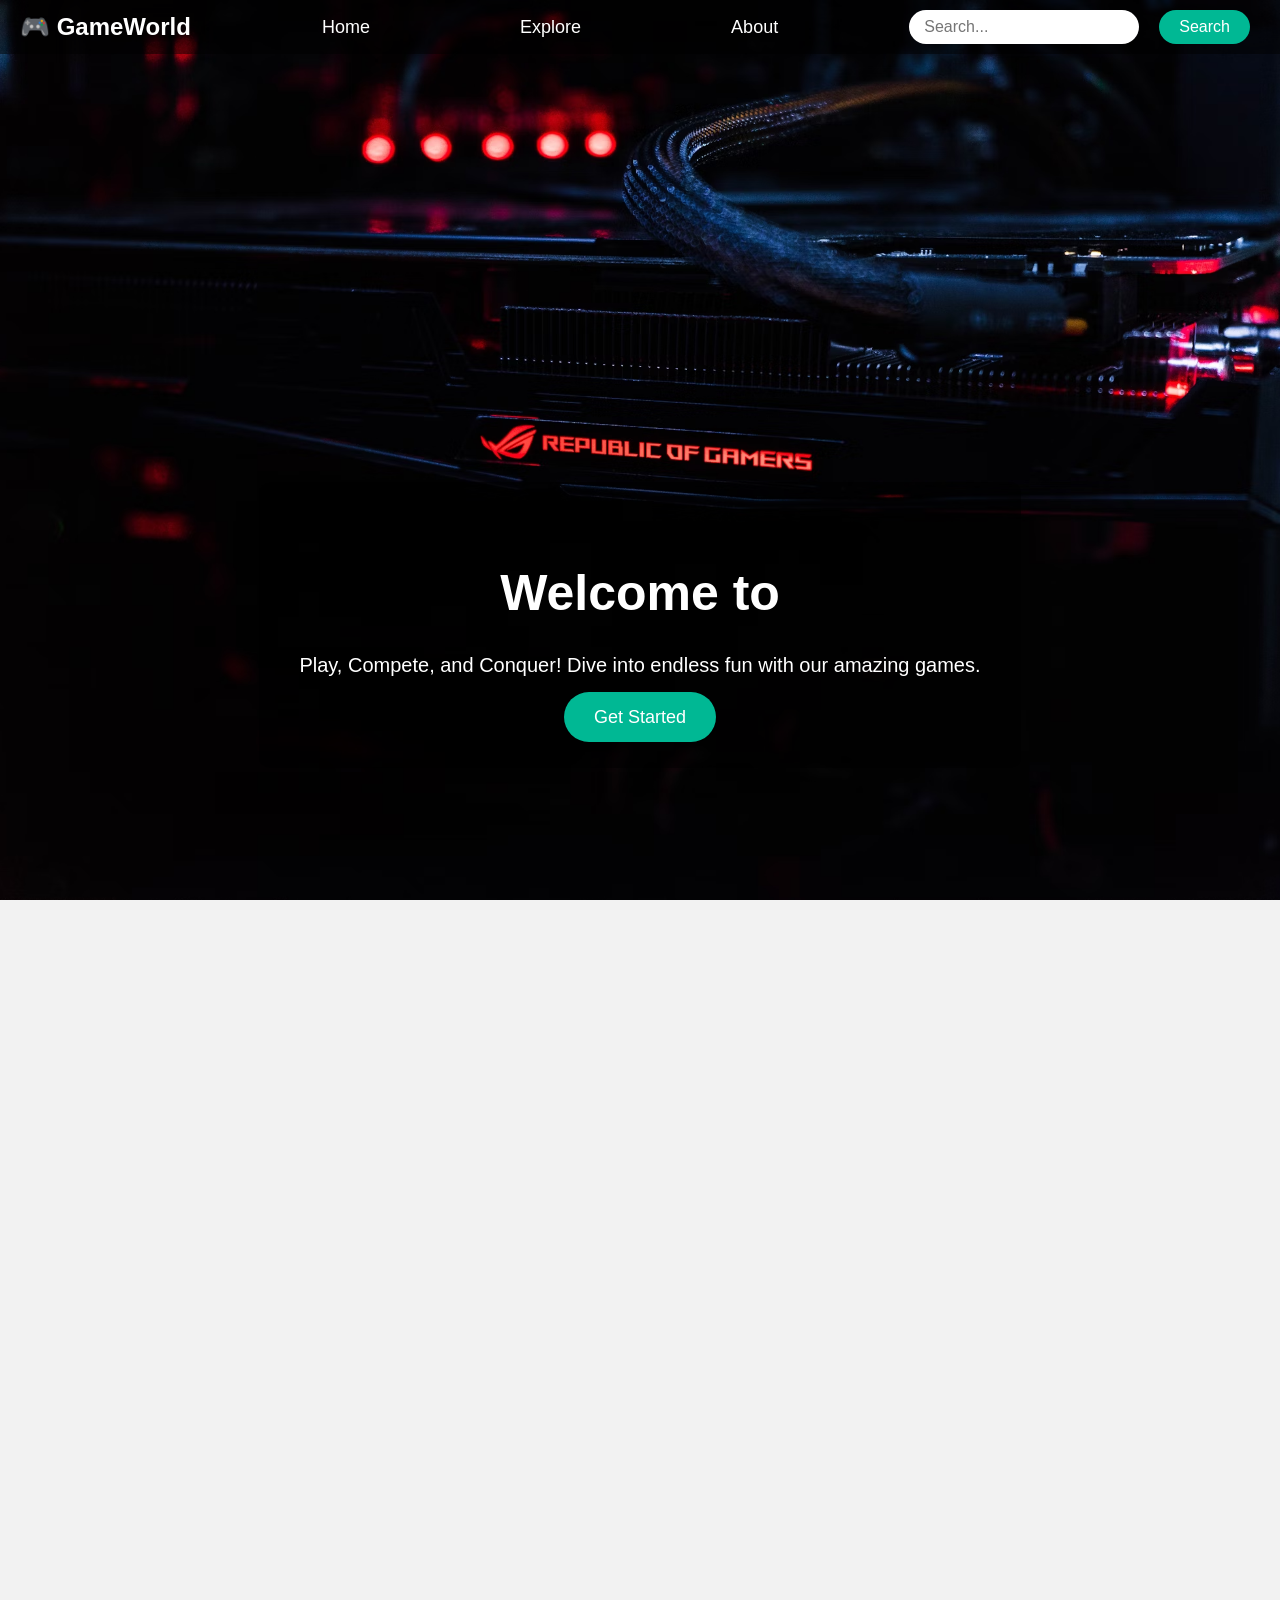
<file: index.html>
<!DOCTYPE html>
<html lang="en">
<head>
  <meta charset="UTF-8">
  <meta name="viewport" content="width=device-width, initial-scale=1.0">
  <title>GameWorld 🎮</title>
  <link rel="stylesheet" href="style.css">
</head>
<body>
  <!-- Navbar -->
  <nav class="navbar">
    <div class="logo">🎮 GameWorld</div>
    <ul class="nav-links">
        <li><a href="#home">Home</a></li>
      <li><a href="#explore">Explore</a></li>
      <li><a href="#about">About</a></li>
    </ul>
    <div class="nav-buttons">
      <input type="text" class="search-box" placeholder="Search...">
      <button class="search-btn">Search</button>
    </div>
  </nav>

  <!-- Landing Section -->
  <section id="home" class="landing">
    <div class="landing-content">
      <h1 id="typed-text"></h1> <!-- Typing effect -->
      <p>Play, Compete, and Conquer! Dive into endless fun with our amazing games.</p>
      <a href="#explore" class="start-btn">Get Started</a>
    </div>
  </section>

  <!-- New Games Section -->
  <section id="explore" class="games-section">
    <h1><strong>Pick Your Adventure!</strong></h1>
    

    <main id="games" class="games-container">
        <div class="game-card">
            <h2>Tic Tac Toe</h2>
            <a href="games/tic-tac-toe/index.html" class="play-button">Play Now</a>
          </div>
          <div class="game-card">
            <h2>Memory Game</h2>
            <a href="games/memory-game/index.html" class="play-button">Play Now</a>
          </div>
          <div class="game-card">
            <h2>Dino Runner</h2>
            <a href="games/dino-runner/index.html" class="play-button">Play Now</a>
          </div>
          <div class="game-card">
            <h2>Quiz Game</h2>
            <a href="games/quiz-game/index.html" class="play-button">Play Now</a>
          </div>
          <div class="game-card">
            <h2>Snake Game</h2>
            <a href="games/snake-game/index.html" class="play-button">Play Now</a>
          </div>
          <div class="game-card">
            <h2>2048</h2>
            <a href="games/2048/index.html" class="play-button">Play Now</a>
          </div>
          <div class="game-card">
            <h2>Rock Paper Scissors</h2>
            <a href="games/rock-paper-scissors/index.html" class="play-button">Play Now</a>
          </div>
          <div class="game-card">
            <h2>Flappy Bird</h2>
            <a href="games/flappy-bird/index.html" class="play-button">Play Now</a>
          </div>
          
    </main>
  </section>

  <script src="script.js"></script>
</body>
</html>
</file>
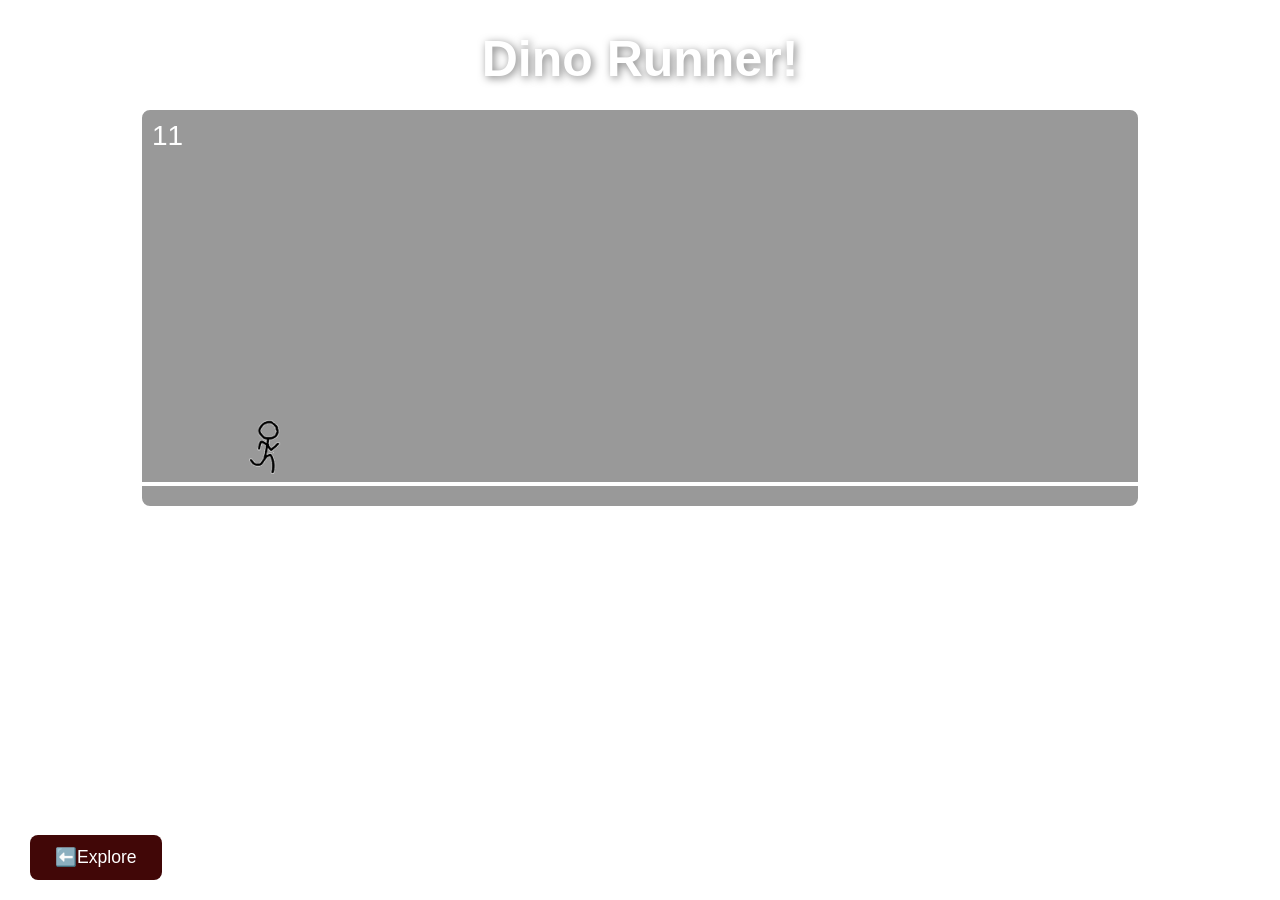
<file: games/dino-runner/index.html>
<!DOCTYPE html>
<html lang="en">
<head>
  <meta charset="UTF-8">
  <meta name="viewport" content="width=device-width, initial-scale=1">
  <title>Man Runner</title>
  <link rel="stylesheet" href="style.css">
</head>
<body>
  <!-- Games Section Title -->
  <section id="explore" class="games-section">
    <h1><strong>Dino Runner!</strong></h1>
  </section>
  
  <!-- Back Button -->
  <button class="back-btn" onclick="window.location.href='../../index.html#explore'">⬅️Explore</button>
  
  <!-- Game Area -->
  <div id="game">
    <div id="background"></div>
    <div id="ground"></div> 
    <div id="man"></div>
    <div id="score">0</div>
    <div id="gameOver" class="hidden">
      <h1>Game Over</h1>
      <p id="finalScore"></p>
      <button onclick="restartGame()">Restart</button>
    </div>
  </div>

  <script src="script.js"></script>
</body>
</html>
</file>
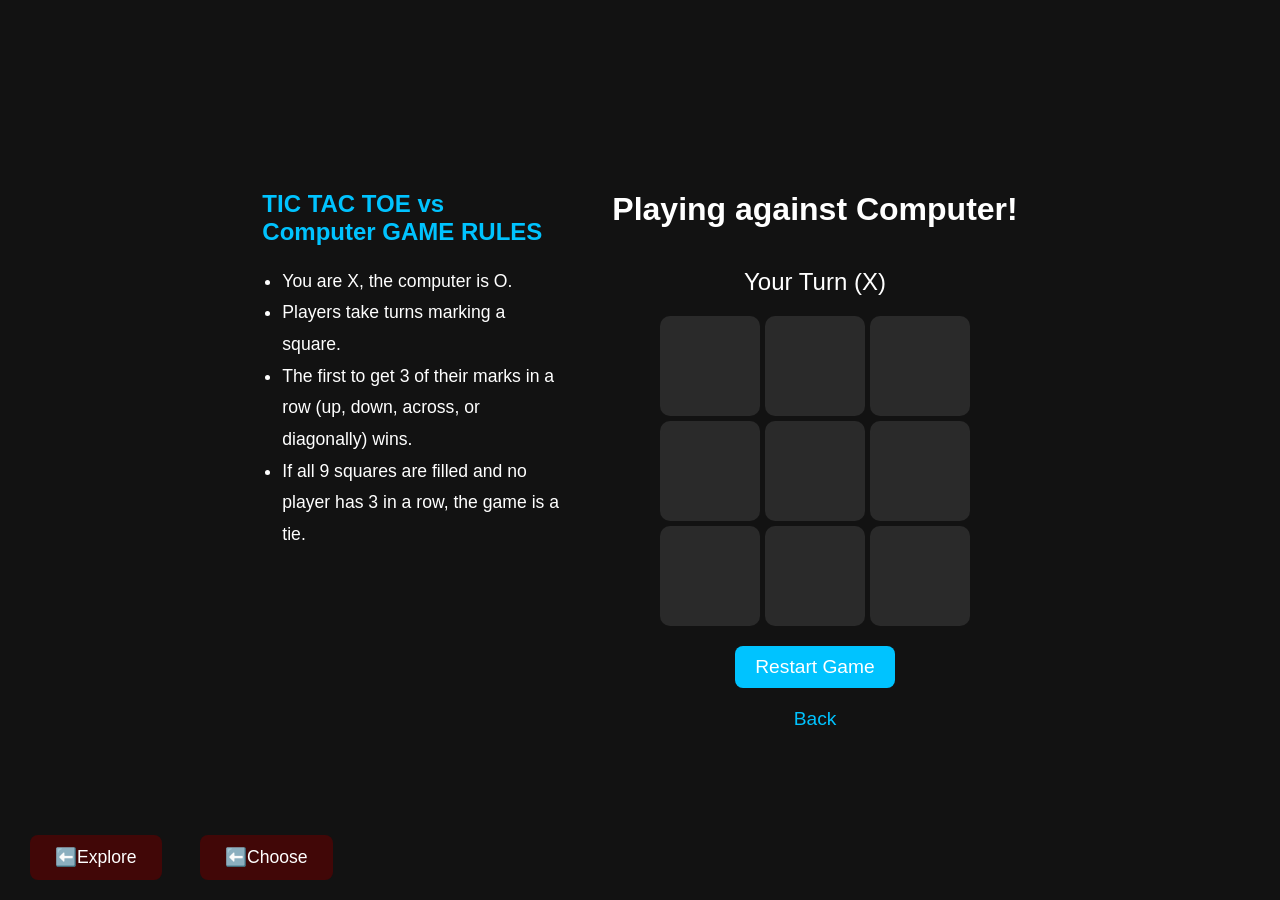
<file: games/tic-tac-toe/computer.html>
<!DOCTYPE html>
<html lang="en">
<head>
    <meta charset="UTF-8">
    <title>Tic Tac Toe - vs Computer</title>
    <link rel="stylesheet" href="css/computer.css">
</head>
<body>

    <div class="container">
        <div class="rules">
            <h2>TIC TAC TOE vs Computer GAME RULES</h2>
            <ul>
                <li>You are X, the computer is O.</li>
                <li>Players take turns marking a square.</li>
                <li>The first to get 3 of their marks in a row (up, down, across, or diagonally) wins.</li>
                <li>If all 9 squares are filled and no player has 3 in a row, the game is a tie.</li>
            </ul>
        </div>

        <div class="game">
            <h1>Playing against Computer!</h1>
            <div id="status">Your Turn (X)</div>
            <div class="board" id="board"></div>
            <button id="restartBtn">Restart Game</button>
            <a href="index.html">Back</a>
        </div>
    </div>
    <button class="back-btn" onclick="window.location.href='../../index.html#explore'">⬅️Explore</button>
    <button class="back-btn" onclick="window.location.href='index.html'" style="left: 200px;">⬅️Choose</button>

    <script src="js/computer.js"></script>

</body>
</html>
</file>
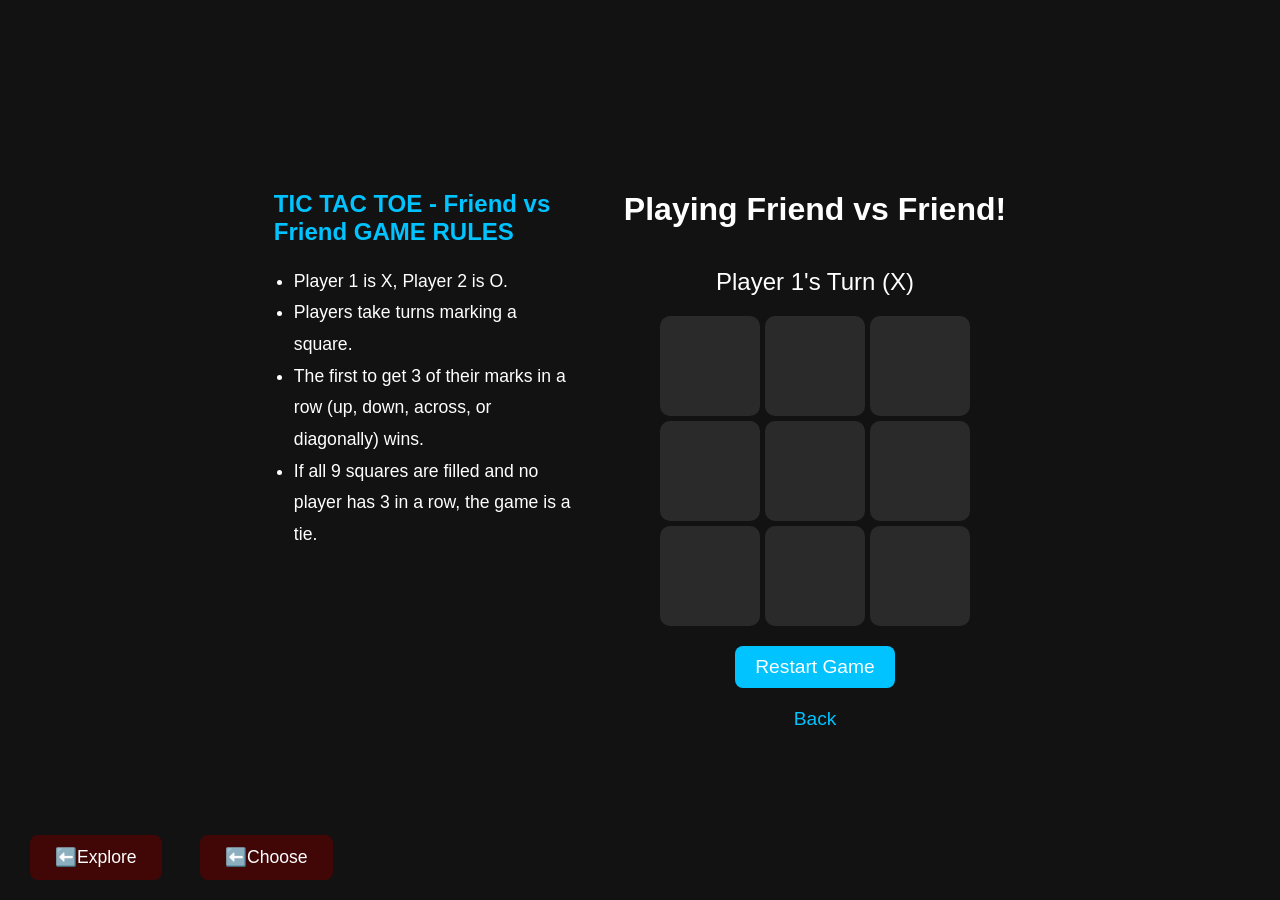
<file: games/tic-tac-toe/friend.html>
<!DOCTYPE html>
<html lang="en">
<head>
    <meta charset="UTF-8">
    <title>Tic Tac Toe - Friend vs Friend</title>
    <link rel="stylesheet" href="css/friend.css">
</head>
<body>

    <div class="container">
        <div class="rules">
            <h2>TIC TAC TOE - Friend vs Friend GAME RULES</h2>
            <ul>
                <li>Player 1 is X, Player 2 is O.</li>
                <li>Players take turns marking a square.</li>
                <li>The first to get 3 of their marks in a row (up, down, across, or diagonally) wins.</li>
                <li>If all 9 squares are filled and no player has 3 in a row, the game is a tie.</li>
            </ul>
        </div>

        <div class="game">
            <h1>Playing Friend vs Friend!</h1>
            <div id="status">Player 1's Turn (X)</div>
            <div class="board" id="board"></div>
            <button id="restartBtn">Restart Game</button>
            <a href="index.html">Back</a>
        </div>
    </div>

    <button class="back-btn" onclick="window.location.href='../../index.html#explore'">⬅️Explore</button>
    <button class="back-btn" onclick="window.location.href='index.html'" style="left: 200px;">⬅️Choose</button>

    <script src="js/friend.js"></script>

</body>
</html>
</file>
<file: style.css>
/* Reset and base styles */
body, html {
    margin: 0;
    padding: 0;
    height: 100%;
    font-family: 'Poppins', sans-serif;
    overflow-x: hidden;
  }
  
  /* Navbar */
  .navbar {
    position: fixed;
    top: 0;
    width: 100%;
    background: rgba(0, 0, 0, 0.5); /* Transparent dark */
    display: flex;
    justify-content: space-between;
    align-items: center;
    padding: 10px 20px;
    z-index: 100;
  }
  
  .logo {
    font-size: 24px;
    font-weight: bold;
    color: #fff;
  }
  
  /* Navbar links */
  .nav-links {
    list-style: none;
    display: flex;
    gap: 150px;
    margin: 0;
    padding: 0;
  }
  
  .nav-links li a {
    text-decoration: none;
    color: #fff;
    font-size: 18px;
    transition: color 0.3s ease;
  }
  
  .nav-links li a:hover {
    color: #00b894;
  }
  
  /* Navbar buttons */
  .nav-buttons {
    display: flex;
    align-items: center;
    gap: 20px;
  }
  
  /* Search box */
  .search-box {
    padding: 8px 15px;
    border: none;
    border-radius: 20px;
    outline: none;
    font-size: 16px;
  }
  
  /* Search button */
  .search-btn {
    background: #00b894;
    border: none;
    padding: 8px 20px;
    border-radius: 25px;
    color: #fff;
    cursor: pointer;
    font-size: 16px;
    margin-right: 50px;
    transition: background 0.3s;
  }
  
  .search-btn:hover {
    background: #00997a;
  }
  
  /* Landing Section */
  .landing {
    background: url('assets/images/new.avif') no-repeat center center/cover;
    height: 100vh;
    display: flex;
    align-items: center;
    justify-content: center;
    text-align: center;
    color: #fff;
    padding: 0 20px;
  }
  
  .landing-content {
    background: rgba(0,0,0,0.5);
    padding: 40px;
    border-radius: 10px;
    margin-top: 350px;
  
    /* Animation */
    opacity: 0;
    transform: translateY(30px);
    animation: fadeInUp 2s ease forwards;
    animation-delay: 1s;
  }
  
  @keyframes fadeInUp {
    to {
      opacity: 1;
      transform: translateY(0);
    }
  }
  
  .landing-content h1 {
    font-size: 50px;
    margin-bottom: 20px;
    min-height: 70px; /* to prevent layout shift while typing */
  }
  
  .landing-content p {
    font-size: 20px;
    margin-bottom: 30px;
  }
  
  .start-btn {
    background: #00b894;
    padding: 15px 30px;
    color: #fff;
    border-radius: 30px;
    font-size: 18px;
    text-decoration: none;
    transition: 0.3s;
  }
  
  .start-btn:hover {
    background: #00997a;
  }
  /* General page styling */
body {
    font-family: 'Segoe UI', Tahoma, Geneva, Verdana, sans-serif;
    margin: 0;
    padding: 0;
    background: #f2f2f2;
  }
  
  /* Header styling */
  header {
    background-color: #4CAF50;
    padding: 20px;
    text-align: center;
    color: white;
  }
  
  /* Games section */
  .games-section {
    padding: 40px 20px;
    background-color: #fff;
    text-align: center;
    background: url('assets/images/light_blaze_hd_1080p.jpg') no-repeat center center/cover;
  }
  
  .games-section h2 {
    font-size: 28px;
    margin-bottom: 20px;
  }
  
  /* Games list (ul and li) */
  .games-list {
    list-style: none;
    padding: 0;
    margin-bottom: 40px;
    display: flex;
    justify-content: center;
    flex-wrap: wrap;
    gap: 15px;
  }
  
  .games-list li {
    background-color: #dbdbdb;
    color: white;
    padding: 10px 20px;
    border-radius: 25px;
    font-size: 18px;
    cursor: default;
    transition: background-color 0.3s;
  }
  
  .games-list li:hover {
    background-color: #45a049;
  }
  
  .games-section h1 {
    font-size: 50px; /* Bigger size */
    text-align: center;
    margin-bottom: 20px;
    margin-top: 5px;
    color: #ffffff;
    text-shadow: 2px 2px 8px rgba(0, 0, 0, 0.5); /* Shadow effect */
  }
  

  /* Games container */

  .games-container {
    display: flex;
    flex-wrap: wrap;
    justify-content: center;
    gap: 70px;
    margin-top: 50px;
    margin-bottom: 50px;
  }
  
  /* Individual game card */
  .game-card {
    background: rgba(255, 255, 255, 0.2);
    border-radius: 15px;
    padding: 20px;
    width: 250px;
    text-align: center;
    box-shadow: 0 4px 8px rgba(0,0,0,0.1);
    transition: transform 0.3s, box-shadow 0.3s, opacity 0.8s ease-out, transform 0.8s ease-out;
    
    /* Scroll Animation Start State */
    opacity: 0;
    transform: translateY(50px);
  }
  
  /* On Hover */
  .game-card:hover {
    transform: translateY(-5px);
    box-shadow: 0 8px 16px rgba(0,0,0,0.2);
  }
  
  /* When Scroll into View */
  .game-card.show {
    opacity: 1;
    transform: translateY(0);
    box-shadow: 0 0 20px rgba(255, 255, 255, 0); /* subtle glow when appear */
  }
  
  /* Heading Style */
  .game-card h2 {
    margin-bottom: 15px;
    color: #f0f0f0;
    font-family: 'Orbitron', sans-serif; /* futuristic gaming font */
    font-size: 1.8rem;
    letter-spacing: 1px;
    text-shadow: 2px 2px 8px rgba(24, 24, 24, 0.7);
    transition: transform 0.3s ease;
  }
  
  /* Heading Hover */
  .game-card h2:hover {
    transform: scale(0.8); /* slight zoom on hover */
  }
  
  /* Play Now button */
  .play-button {
    display: inline-block;
    padding: 10px 20px;
    background-color: #0e7f72;
    color: white;
    border-radius: 25px;
    margin-top: 10px;
    text-decoration: none;
    font-weight: bold;
    transition: background-color 0.3s;
  }
  
  .play-button:hover {
    background-color: #384e4b;
  }
</file>
<file: games/dino-runner/style.css>
* {
    margin: 0;
    padding: 0;
    box-sizing: border-box;
}

body {
    background: url('https://img.freepik.com/free-vector/gradient-abstract-wireframe-background_23-2149009903.jpg?semt=ais_hybrid&w=740') no-repeat center center/cover;
    font-family: Arial, sans-serif;
    height: 100vh;
    display: flex;
    flex-direction: column;  /* Stack elements vertically */
    align-items: center;    /* Center horizontally */
    justify-content: flex-start;  /* Align content at the top */
    padding-top: 30px;  /* Optional padding to move everything a bit down */
}

.games-section {
    width: 100%;
    text-align: center;  /* Ensure text is centered */
}

.games-section h1 {
    font-family: 'Segoe UI', Tahoma, Geneva, Verdana, sans-serif;
    font-size: 50px;  /* Bigger size */
    color: #ffffff;
    text-shadow: 2px 2px 8px rgba(0, 0, 0, 0.5);  /* Shadow effect */
    margin-bottom: 20px;
    padding: 0 20px;  /* Optional padding for better text alignment */
}

#game {
    position: relative;
    width: 1000px;
    height: 400px;
    background-color: rgba(0, 0, 0, 0.4);  /* Transparent black background */
    overflow: hidden;
    border: 2px solid white;
    border-radius: 10px;
    backdrop-filter: blur(5px);  /* Optional: a slight blur effect for a cool glass look */
}

#background {
    position: absolute;
    width: 200%;
    height: 100%;
    background-color: rgba(0, 0, 0, 0);  /* Fully transparent */
    background-size: cover;
    animation: scrollBg 5s linear infinite;
}

@keyframes scrollBg {
    0% { transform: translateX(0); }
    100% { transform: translateX(-50%); }
}

#ground {
    position: absolute;
    bottom: 20px;
    width: 100%;
    height: 4px;
    background: white;
    z-index: 1;
}

#man {
    position: absolute;
    bottom: 20px;
    left: 100px;
    width: 50px;
    height: 80px;
    background: url('X5Nj.gif') no-repeat center/cover;
}

.obstacle {
    position: absolute;
    bottom: 20px;
    width: 35px;
    height: 60px;
    background: url('https://png.pngtree.com/png-vector/20240827/ourmid/pngtree-stunning-cactus-plant-in-full-bloom-png-image_13626444.png') no-repeat center/cover;
}

.jump {
    animation: jump 0.6s ease forwards;
}

@keyframes jump {
    0% { bottom: 20px; }
    30% { bottom: 150px; }
    50% { bottom: 170px; }
    70% { bottom: 150px; }
    100% { bottom: 20px; }
}

#score {
    position: absolute;
    top: 10px;
    left: 10px;
    color: white;
    font-size: 28px;
}

#gameOver {
    position: absolute;
    top: 120px;
    left: 50%;
    transform: translateX(-50%);
    text-align: center;
    color: white;
}

#gameOver button {
    margin-top: 20px;
    padding: 10px 20px;
    font-size: 18px;
    background: white;
    color: black;
    border: none;
    border-radius: 5px;
    cursor: pointer;
}

.hidden {
    display: none;
}

.back-btn {
    position: fixed;  /* Make it stay in place */
    bottom: 20px;  /* 20px from bottom */
    left: 30px;  /* 30px from left */
    padding: 12px 25px;
    font-size: 1.1rem;
    border: none;
    border-radius: 8px;
    background-color: #410707;
    color: white;
    cursor: pointer;
    transition: background 0.3s;
    z-index: 1000;  /* Ensure it's above other content */
    margin-right: 10px;  /* spacing between buttons */
}

.back-btn:hover {
    background-color: #cc5252;
}
</file>
<file: games/tic-tac-toe/css/computer.css>
body {
    background: #121212;
    color: white;
    font-family: 'Orbitron', sans-serif;
    margin: 0;
    padding: 0;
    height: 100vh;
    display: flex;
    align-items: center;
    justify-content: center;
}

.container {
    display: flex;
    gap: 50px;
    padding: 20px;
}

.rules {
    max-width: 300px;
}

.rules h2 {
    margin-bottom: 20px;
    color: #00c3ff;
}

.rules ul {
    list-style-type: disc;
    padding-left: 20px;
    font-size: 1.1rem;
    line-height: 1.8;
}

.game {
    display: flex;
    flex-direction: column;
    align-items: center;
}

h1 {
    margin-bottom: 20px;
}

.board {
    display: grid;
    grid-template-columns: repeat(3, 100px);
    grid-gap: 5px;
}

.cell {
    width: 100px;
    height: 100px;
    background: rgba(255, 255, 255, 0.1);
    display: flex;
    align-items: center;
    justify-content: center;
    font-size: 2rem;
    cursor: pointer;
    border-radius: 10px;
    transition: background 0.3s;
}

.cell:hover {
    background: rgba(255, 255, 255, 0.2);
}

#status {
    margin: 20px 0;
    font-size: 1.5rem;
}

a {
    color: #00c3ff;
    margin-top: 20px;
    text-decoration: none;
    font-size: 1.2rem;
}

a:hover {
    color: #009bd4;
}

#restartBtn {
    margin-top: 20px;
    padding: 10px 20px;
    background-color: #00c3ff;
    border: none;
    color: white;
    font-size: 1.2rem;
    border-radius: 8px;
    cursor: pointer;
    transition: background 0.3s;
}

#restartBtn:hover {
    background-color: #009bd4;
}

.back-btn {
    position: fixed; /* Make it stay in place */
    bottom: 20px; /* 20px from bottom */
    left: 30px; /* 30px from left */
    padding: 12px 25px;
    font-size: 1.1rem;
    border: none;
    border-radius: 8px;
    background-color: #410707;
    color: white;
    cursor: pointer;
    transition: background 0.3s;
    z-index: 1000; /* Ensure it's above other content */
    margin-right: 10px; /* spacing between buttons */
}
.back-btn:hover {
    background-color: #cc5252;
}
</file>
<file: games/tic-tac-toe/css/friend.css>
/* General Body Styles */
body {
    background: #121212;
    color: white;
    font-family: 'Orbitron', sans-serif;
    margin: 0;
    padding: 0;
    height: 100vh;
    display: flex;
    align-items: center;
    justify-content: center;
}

/* Container Layout */
.container {
    display: flex;
    gap: 50px;
    padding: 20px;
}

/* Rules Section */
.rules {
    max-width: 300px;
}

.rules h2 {
    margin-bottom: 20px;
    color: #00c3ff;
}

.rules ul {
    list-style-type: disc;
    padding-left: 20px;
    font-size: 1.1rem;
    line-height: 1.8;
}

/* Game Section */
.game {
    display: flex;
    flex-direction: column;
    align-items: center;
}

/* Game Heading */
h1 {
    margin-bottom: 20px;
}

/* Tic Tac Toe Board */
.board {
    display: grid;
    grid-template-columns: repeat(3, 100px);
    grid-gap: 5px;
}

/* Individual Cell */
.cell {
    width: 100px;
    height: 100px;
    background: rgba(255, 255, 255, 0.1);
    display: flex;
    align-items: center;
    justify-content: center;
    font-size: 2rem;
    cursor: pointer;
    border-radius: 10px;
    transition: background 0.3s;
}

.cell:hover {
    background: rgba(255, 255, 255, 0.2);
}

/* Game Status */
#status {
    margin: 20px 0;
    font-size: 1.5rem;
}

/* Links */
a {
    color: #00c3ff;
    margin-top: 20px;
    text-decoration: none;
    font-size: 1.2rem;
}

a:hover {
    color: #009bd4;
}

/* Restart Button */
#restartBtn {
    margin-top: 20px;
    padding: 10px 20px;
    background-color: #00c3ff;
    border: none;
    color: white;
    font-size: 1.2rem;
    border-radius: 8px;
    cursor: pointer;
    transition: background 0.3s;
}

#restartBtn:hover {
    background-color: #009bd4;
}

/* Back Buttons */
.back-btn {
    position: fixed;
    bottom: 20px;
    left: 30px;
    padding: 12px 25px;
    font-size: 1.1rem;
    border: none;
    border-radius: 8px;
    background-color: #410707;
    color: white;
    cursor: pointer;
    transition: background 0.3s;
    z-index: 1000;
    margin-right: 10px;
}

.back-btn:hover {
    background-color: #cc5252;
}
</file>
